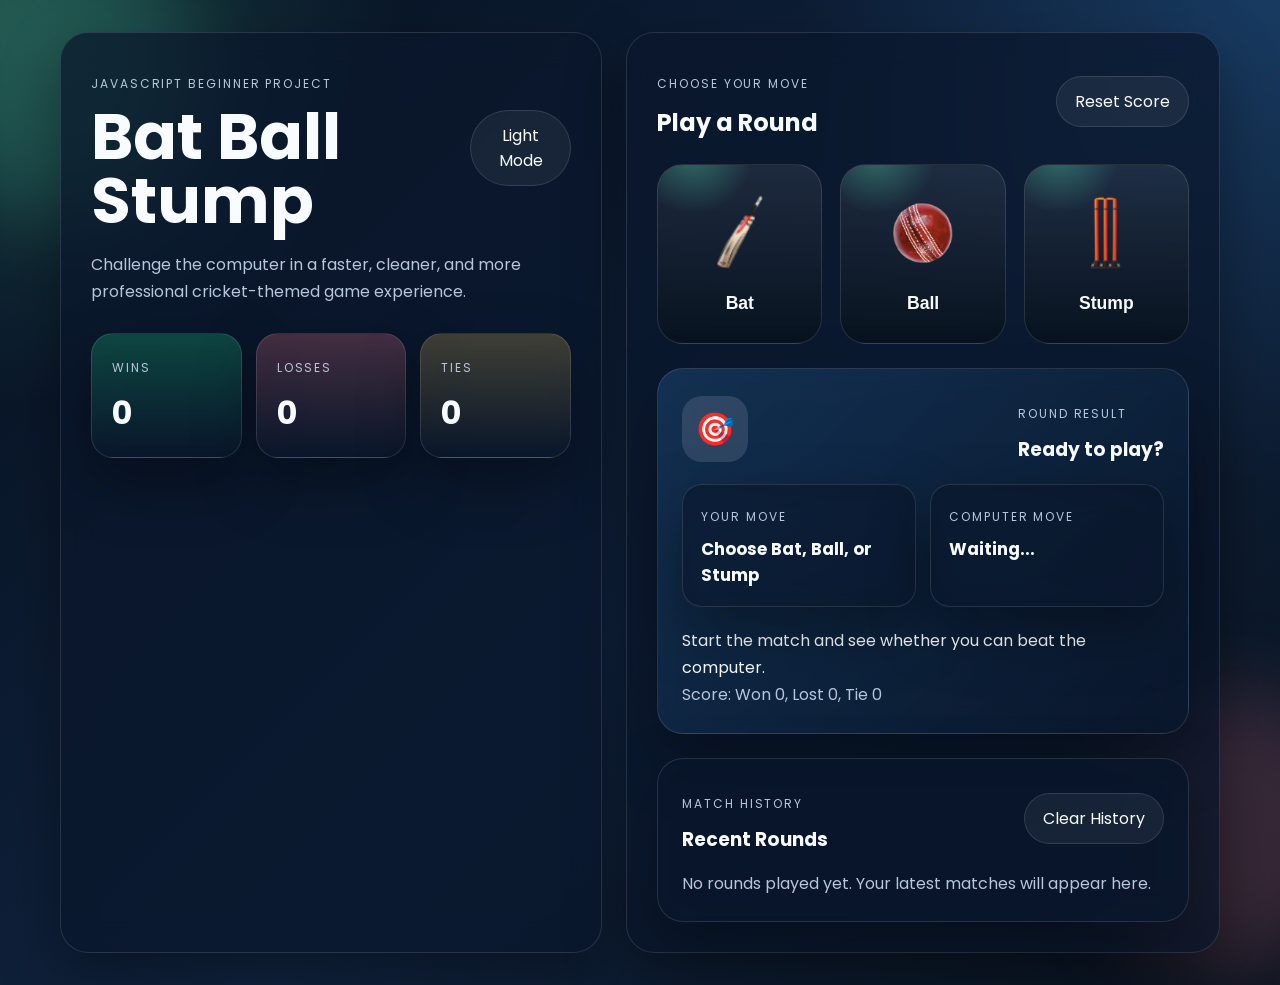
<file: index.html>
<!DOCTYPE html>
<html lang="en">
<head>
  <meta charset="UTF-8">
  <meta name="viewport" content="width=device-width, initial-scale=1.0">
  <title>Cricket Clash</title>
  <link rel="preconnect" href="https://fonts.googleapis.com">
  <link rel="preconnect" href="https://fonts.gstatic.com" crossorigin>
  <link href="https://fonts.googleapis.com/css2?family=Poppins:wght@400;500;600;700;800&display=swap" rel="stylesheet">
  <link rel="stylesheet" href="cricket.css">
</head>
<body>
  <canvas id="confetti-canvas"></canvas>

  <main class="app-shell">
    <section class="hero-card">
      <div class="hero-topbar">
        <div>
          <p class="eyebrow">JavaScript Beginner Project</p>
          <h1>Bat Ball Stump</h1>
        </div>
        <button class="theme-toggle" id="theme-toggle" onclick="toggleTheme()">Light Mode</button>
      </div>

      <p class="hero-text">
        Challenge the computer in a faster, cleaner, and more professional cricket-themed game experience.
      </p>

      <div class="scoreboard">
        <article class="score-card win-card">
          <span class="score-label">Wins</span>
          <strong id="win-count">0</strong>
        </article>
        <article class="score-card loss-card">
          <span class="score-label">Losses</span>
          <strong id="loss-count">0</strong>
        </article>
        <article class="score-card tie-card">
          <span class="score-label">Ties</span>
          <strong id="tie-count">0</strong>
        </article>
      </div>
    </section>

    <section class="game-panel">
      <div class="panel-header">
        <div>
          <p class="section-tag">Choose Your Move</p>
          <h2>Play a Round</h2>
        </div>
        <button class="reset-button" onclick="clearScore()">Reset Score</button>
      </div>

      <div class="choices-grid">
        <button class="choice-button" onclick="playGame('Bat')">
          <span class="choice-glow"></span>
          <img src="images/bat.png" alt="Bat" class="choice-image">
          <span class="choice-name">Bat</span>
        </button>

        <button class="choice-button" onclick="playGame('Ball')">
          <span class="choice-glow"></span>
          <img src="images/ball.png" alt="Ball" class="choice-image">
          <span class="choice-name">Ball</span>
        </button>

        <button class="choice-button" onclick="playGame('Stump')">
          <span class="choice-glow"></span>
          <img src="images/stump.png" alt="Stump" class="choice-image">
          <span class="choice-name">Stump</span>
        </button>
      </div>

      <div class="result-panel" id="result-panel">
        <div class="status-line">
          <span class="status-emoji" id="status-emoji">🎯</span>
          <div>
            <p class="section-tag">Round Result</p>
            <h3 id="result-heading">Ready to play?</h3>
          </div>
        </div>

        <div class="moves-grid">
          <article class="move-card">
            <span class="move-title">Your Move</span>
            <strong id="user-move">Choose Bat, Ball, or Stump</strong>
          </article>
          <article class="move-card">
            <span class="move-title">Computer Move</span>
            <strong id="computer-move">Waiting...</strong>
          </article>
        </div>

        <p class="result-text" id="result">
          Start the match and see whether you can beat the computer.
        </p>
        <p class="score-text" id="score">Score: Won 0, Lost 0, Tie 0</p>
      </div>

      <section class="history-panel">
        <div class="history-header">
          <div>
            <p class="section-tag">Match History</p>
            <h3>Recent Rounds</h3>
          </div>
          <button class="secondary-button" onclick="clearHistory()">Clear History</button>
        </div>
        <div class="history-list" id="history-list">
          <p class="history-empty">No rounds played yet. Your latest matches will appear here.</p>
        </div>
      </section>
    </section>
  </main>

  <script src="cricket.js"></script>
</body>
</html>
</file>
<file: cricket.css>
:root {
  --bg-dark: #07111f;
  --bg-mid: #10233f;
  --bg-end: #09131f;
  --card-bg: rgba(10, 23, 43, 0.72);
  --card-soft: rgba(255, 255, 255, 0.06);
  --card-border: rgba(255, 255, 255, 0.12);
  --text-main: #f8fbff;
  --text-soft: #b7c6db;
  --accent: #57e3b1;
  --danger: #ff7b89;
  --warning: #ffcf5a;
  --blue: #3ea8ff;
  --shadow-lg: 0 24px 60px rgba(0, 0, 0, 0.35);
}

body[data-theme="light"] {
  --bg-dark: #eef7ff;
  --bg-mid: #d9ebff;
  --bg-end: #f8fcff;
  --card-bg: rgba(255, 255, 255, 0.78);
  --card-soft: rgba(8, 25, 48, 0.05);
  --card-border: rgba(15, 39, 68, 0.12);
  --text-main: #10233f;
  --text-soft: #4f6685;
  --shadow-lg: 0 24px 60px rgba(16, 35, 63, 0.12);
}

* {
  box-sizing: border-box;
}

body {
  margin: 0;
  min-height: 100vh;
  font-family: "Poppins", sans-serif;
  color: var(--text-main);
  background:
    radial-gradient(circle at top left, rgba(87, 227, 177, 0.22), transparent 25%),
    radial-gradient(circle at top right, rgba(62, 168, 255, 0.18), transparent 30%),
    linear-gradient(135deg, var(--bg-dark), var(--bg-mid) 55%, var(--bg-end));
  transition: background 0.4s ease, color 0.4s ease;
}

body::before,
body::after {
  content: "";
  position: fixed;
  width: 280px;
  height: 280px;
  border-radius: 50%;
  filter: blur(40px);
  z-index: -2;
}

body::before {
  top: -60px;
  left: -80px;
  background: rgba(87, 227, 177, 0.18);
}

body::after {
  right: -90px;
  bottom: -70px;
  background: rgba(255, 123, 137, 0.18);
}

#confetti-canvas {
  position: fixed;
  inset: 0;
  width: 100%;
  height: 100%;
  pointer-events: none;
  z-index: 10;
}

.app-shell {
  position: relative;
  z-index: 1;
  width: min(1160px, calc(100% - 32px));
  margin: 32px auto;
  display: grid;
  grid-template-columns: 1.05fr 1.15fr;
  gap: 24px;
}

.hero-card,
.game-panel,
.result-panel,
.score-card,
.move-card,
.history-panel,
.history-item {
  border: 1px solid var(--card-border);
  background: var(--card-bg);
  backdrop-filter: blur(16px);
  box-shadow: var(--shadow-lg);
}

.hero-card,
.game-panel {
  border-radius: 28px;
  padding: 30px;
}

.hero-topbar,
.panel-header,
.status-line,
.history-header {
  display: flex;
  align-items: center;
  justify-content: space-between;
  gap: 16px;
}

.eyebrow,
.section-tag,
.score-label,
.move-title {
  text-transform: uppercase;
  letter-spacing: 0.16em;
  font-size: 0.75rem;
  color: var(--text-soft);
}

.hero-card h1,
.panel-header h2,
#result-heading,
.history-header h3 {
  margin: 0;
}

.hero-card h1 {
  font-size: clamp(2.3rem, 5vw, 4.1rem);
  line-height: 1;
  margin-top: 10px;
}

.hero-text {
  max-width: 520px;
  color: var(--text-soft);
  line-height: 1.7;
  font-size: 1rem;
  margin: 18px 0 28px;
}

.theme-toggle,
.reset-button,
.secondary-button {
  border: 1px solid var(--card-border);
  border-radius: 999px;
  padding: 12px 18px;
  background: var(--card-soft);
  color: var(--text-main);
  font: inherit;
  cursor: pointer;
  transition: transform 0.25s ease, background 0.25s ease, border-color 0.25s ease;
}

.theme-toggle:hover,
.reset-button:hover,
.secondary-button:hover {
  transform: translateY(-2px);
  background: rgba(255, 255, 255, 0.12);
  border-color: rgba(87, 227, 177, 0.35);
}

.scoreboard {
  display: grid;
  grid-template-columns: repeat(3, minmax(0, 1fr));
  gap: 14px;
}

.score-card {
  border-radius: 22px;
  padding: 20px;
}

.score-card strong {
  display: block;
  margin-top: 10px;
  font-size: 2rem;
}

.win-card {
  background: linear-gradient(180deg, rgba(25, 195, 125, 0.28), rgba(10, 23, 43, 0.85));
}

.loss-card {
  background: linear-gradient(180deg, rgba(255, 123, 137, 0.24), rgba(10, 23, 43, 0.85));
}

.tie-card {
  background: linear-gradient(180deg, rgba(255, 207, 90, 0.22), rgba(10, 23, 43, 0.85));
}

body[data-theme="light"] .win-card,
body[data-theme="light"] .loss-card,
body[data-theme="light"] .tie-card {
  background: linear-gradient(180deg, rgba(255, 255, 255, 0.9), rgba(217, 235, 255, 0.8));
}

.game-panel {
  display: flex;
  flex-direction: column;
  gap: 24px;
}

.choices-grid {
  display: grid;
  grid-template-columns: repeat(3, minmax(0, 1fr));
  gap: 18px;
}

.choice-button {
  position: relative;
  overflow: hidden;
  border: 1px solid var(--card-border);
  border-radius: 26px;
  min-height: 180px;
  padding: 22px 16px;
  background: linear-gradient(180deg, rgba(255, 255, 255, 0.08), rgba(9, 19, 31, 0.92));
  color: var(--text-main);
  cursor: pointer;
  transition: transform 0.3s ease, border-color 0.3s ease, box-shadow 0.3s ease;
}

body[data-theme="light"] .choice-button {
  background: linear-gradient(180deg, rgba(255, 255, 255, 0.92), rgba(226, 239, 255, 0.88));
}

.choice-button:hover {
  transform: translateY(-8px) scale(1.02);
  border-color: rgba(87, 227, 177, 0.5);
  box-shadow: 0 20px 40px rgba(0, 0, 0, 0.3);
}

.choice-glow {
  position: absolute;
  inset: -40% auto auto -15%;
  width: 120px;
  height: 120px;
  background: radial-gradient(circle, rgba(87, 227, 177, 0.35), transparent 70%);
  pointer-events: none;
}

.choice-image {
  width: 78px;
  height: 78px;
  object-fit: contain;
  position: relative;
  z-index: 1;
}

.choice-name {
  display: block;
  margin-top: 18px;
  font-size: 1.1rem;
  font-weight: 600;
  position: relative;
  z-index: 1;
}

.result-panel,
.history-panel {
  border-radius: 26px;
  padding: 24px;
}

.result-panel.neutral {
  background: linear-gradient(135deg, rgba(62, 168, 255, 0.18), rgba(10, 23, 43, 0.82));
}

.result-panel.win {
  background: linear-gradient(135deg, rgba(25, 195, 125, 0.3), rgba(10, 23, 43, 0.84));
}

.result-panel.loss {
  background: linear-gradient(135deg, rgba(255, 123, 137, 0.28), rgba(10, 23, 43, 0.84));
}

.result-panel.tie {
  background: linear-gradient(135deg, rgba(255, 207, 90, 0.26), rgba(10, 23, 43, 0.84));
}

body[data-theme="light"] .result-panel.neutral,
body[data-theme="light"] .result-panel.win,
body[data-theme="light"] .result-panel.loss,
body[data-theme="light"] .result-panel.tie {
  background: linear-gradient(135deg, rgba(255, 255, 255, 0.95), rgba(220, 236, 255, 0.88));
}

.status-emoji {
  width: 66px;
  height: 66px;
  border-radius: 20px;
  display: grid;
  place-items: center;
  font-size: 2rem;
  background: rgba(255, 255, 255, 0.12);
}

.moves-grid {
  display: grid;
  grid-template-columns: repeat(2, minmax(0, 1fr));
  gap: 14px;
  margin: 20px 0;
}

.move-card {
  border-radius: 20px;
  padding: 18px;
}

.move-card strong {
  display: block;
  margin-top: 8px;
  font-size: 1.05rem;
}

.result-text,
.score-text,
.history-empty,
.history-main p {
  margin: 0;
  line-height: 1.7;
}

.score-text,
.history-empty,
.history-main p {
  color: var(--text-soft);
}

.history-panel {
  display: flex;
  flex-direction: column;
  gap: 16px;
}

.history-list {
  display: flex;
  flex-direction: column;
  gap: 12px;
}

.history-item {
  border-radius: 20px;
  padding: 16px 18px;
  display: flex;
  align-items: center;
  justify-content: space-between;
  gap: 14px;
}

.history-item.win {
  border-color: rgba(25, 195, 125, 0.35);
}

.history-item.loss {
  border-color: rgba(255, 123, 137, 0.35);
}

.history-item.tie {
  border-color: rgba(255, 207, 90, 0.35);
}

.history-main {
  display: flex;
  align-items: center;
  gap: 14px;
}

.history-emoji {
  width: 48px;
  height: 48px;
  border-radius: 16px;
  display: grid;
  place-items: center;
  background: rgba(255, 255, 255, 0.1);
  font-size: 1.4rem;
}

.history-result {
  padding: 8px 12px;
  border-radius: 999px;
  background: rgba(255, 255, 255, 0.08);
  font-size: 0.9rem;
  font-weight: 600;
}

@media (max-width: 920px) {
  .app-shell {
    grid-template-columns: 1fr;
  }
}

@media (max-width: 680px) {
  .app-shell {
    width: min(100% - 20px, 1160px);
    margin: 18px auto;
  }

  .hero-card,
  .game-panel {
    padding: 22px;
    border-radius: 24px;
  }

  .hero-topbar,
  .panel-header,
  .status-line,
  .history-header,
  .history-item {
    align-items: flex-start;
    flex-direction: column;
  }

  .scoreboard,
  .choices-grid,
  .moves-grid {
    grid-template-columns: 1fr;
  }

  .choice-button {
    min-height: 150px;
  }
}
</file>
